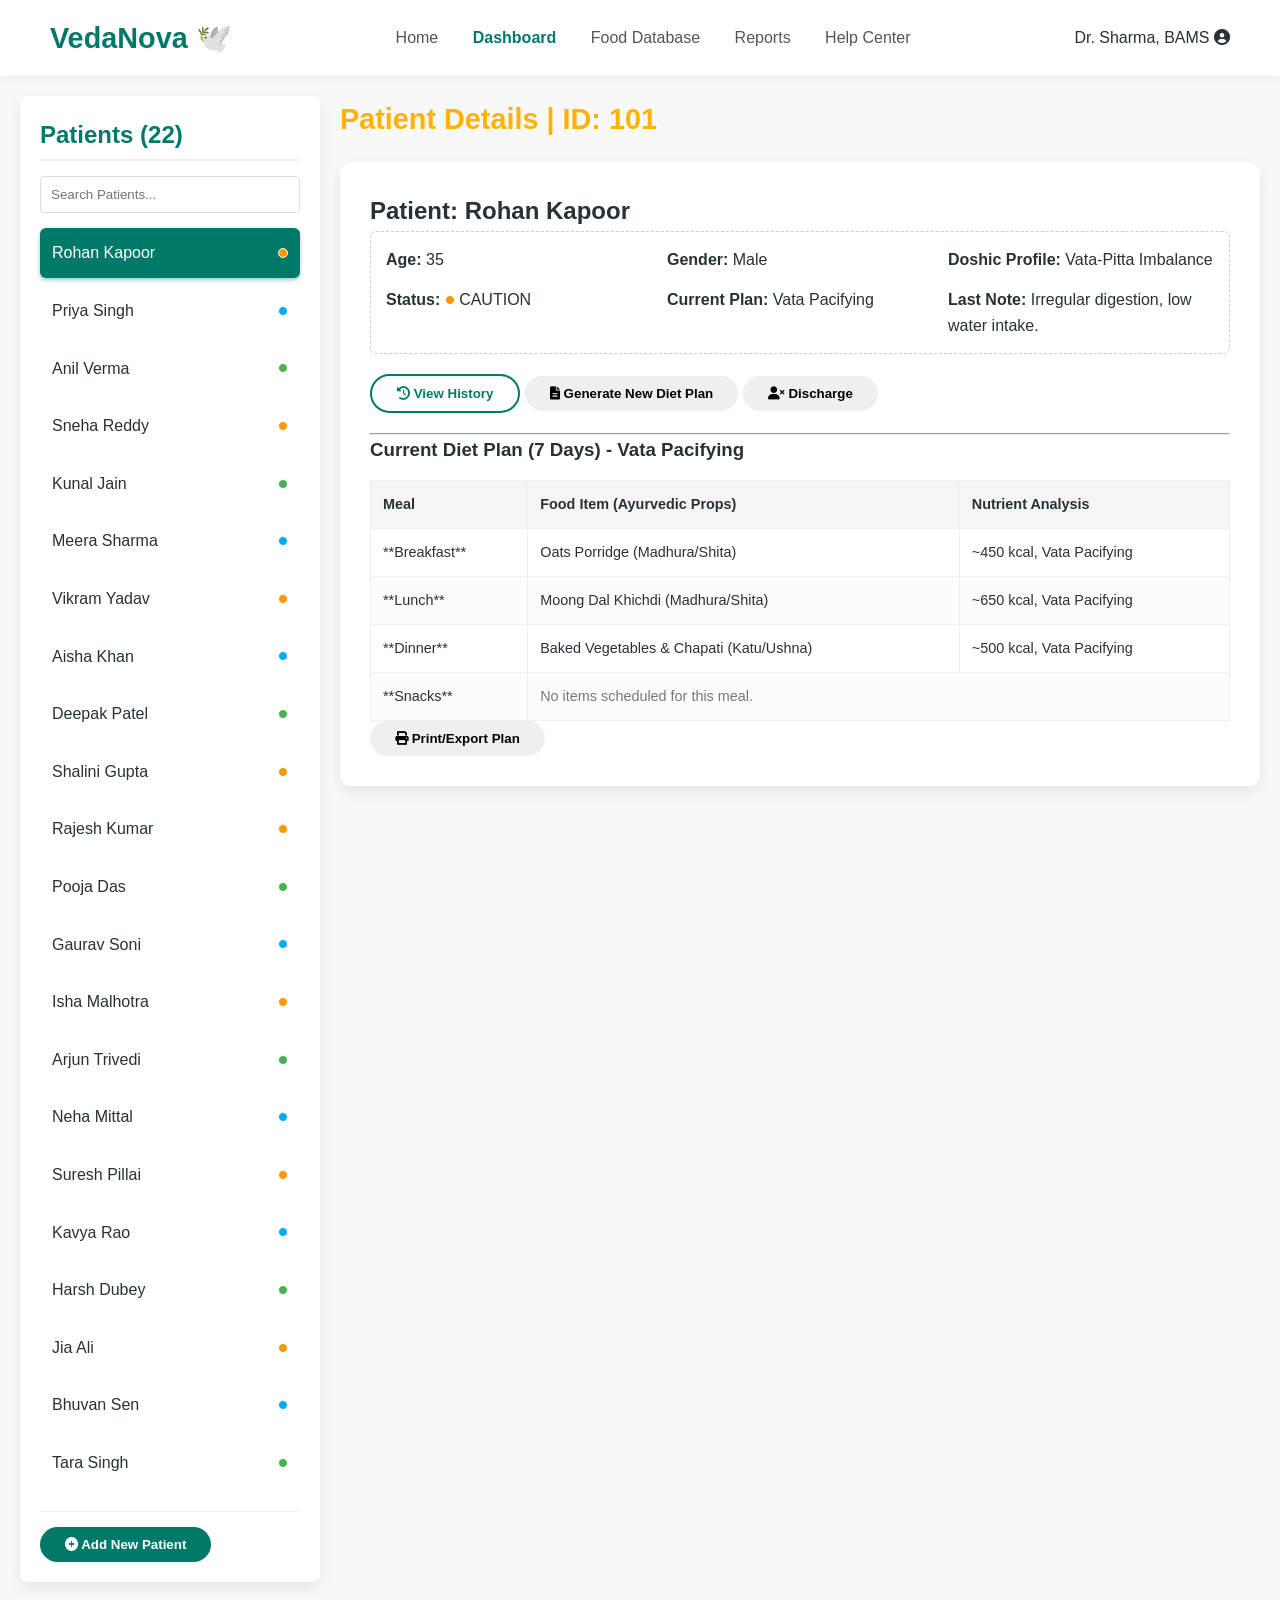
<file: dashboard.html>
<!DOCTYPE html>
<html lang="en">
<head>
    <meta charset="UTF-8">
    <meta name="viewport" content="width=device-width, initial-scale=1.0">
    <title>VedaNova - Dashboard</title>
    <link rel="stylesheet" href="styles.css"> 
    <link rel="stylesheet" href="https://cdnjs.cloudflare.com/ajax/libs/font-awesome/6.0.0-beta3/css/all.min.css">
</head>
<body>

    <header class="header dashboard-header">
        <div class="logo">VedaNova 🕊️</div>
        <nav>
            <a href="index.html">Home</a> 
            <a href="#" class="active">Dashboard</a>
            <a href="#" onclick="openFoodDatabaseModal()">Food Database</a>
            <a href="#" onclick="openReportsModal()">Reports</a>
            <a href="helpus.html">Help Center</a> 
        </nav>
        <div class="user-profile">
            <span>Dr. Sharma, BAMS</span>
            <i class="fas fa-user-circle"></i>
        </div>
    </header>

    <main class="container">
        <aside class="sidebar">
            <h2>Patients (<span id="patientCount">0</span>)</h2>
            <input type="text" placeholder="Search Patients..." class="search-input" oninput="searchPatients(this.value)">
            <ul class="patient-list" id="patientList">
                </ul>
            <button class="btn btn-primary" id="addPatientBtn" onclick="openAddPatientModal()">
                <i class="fas fa-plus-circle"></i> Add New Patient
            </button>
        </aside>

        <section class="content-area">
            <h1 id="content-title">Dashboard Overview</h1>

            <div id="patient-details" class="card hidden">
                <h2>Patient: Rohan Kapoor</h2> 
                <div class="patient-summary">
                    </div>

                <div class="action-buttons">
                    <button class="btn btn-secondary"><i class="fas fa-history"></i> View History</button>
                    <button class="btn btn-success" onclick="openDietPlanModal()"><i class="fas fa-file-alt"></i> Generate New Diet Plan</button>
                    <button class="btn btn-danger"><i class="fas fa-user-times"></i> Discharge</button>
                </div>

                <hr>

                <h3>Current Diet Plan (7 Days) - Vata Pacifying</h3>
                <div class="diet-plan-preview">
                    <table class="diet-table">
                        <thead>
                            <tr>
                                <th>Meal</th>
                                <th>Food Item (Ayurvedic Props)</th>
                                <th>Nutrient Analysis</th>
                            </tr>
                        </thead>
                        <tbody>
                            <tr><td>**Breakfast (7:30 AM)**</td><td>Oats Porridge with Cinnamon</td><td>450 kcal, Low Vata</td></tr>
                            <tr><td>**Lunch (1:00 PM)**</td><td>Moong Dal Khichdi</td><td>650 kcal, Tridoshic</td></tr>
                             <tr><td>**Dinner (7:00 PM)**</td><td>Baked Vegetables & Whole Wheat Chapati</td><td>500 kcal, Pitta Neutral</td></tr>
                        </tbody>
                    </table>
                    <button class="btn btn-print"><i class="fas fa-print"></i> Print/Export Plan</button>
                </div>
            </div>

            <div id="dashboard-view" class="dashboard-grid">
                <div class="card stat-card">
                    <i class="fas fa-users"></i>
                    <h3><span id="overviewPatientCount">0</span></h3>
                    <p>Active Patients</p>
                </div>
                <div class="card stat-card">
                    <i class="fas fa-utensils"></i>
                    <h3>12</h3>
                    <p>Plans Generated Today</p>
                </div>
                <div class="card stat-card">
                    <i class="fas fa-database"></i>
                    <h3>8000+</h3>
                    <p>Food Items in Database</p>
                </div>
            </div>
        </section>
    </main>

    <div id="addPatientModal" class="modal">
        <div class="modal-content" style="max-width: 500px;">
            <span class="close-btn" onclick="closeAddPatientModal()">&times;</span>
            <h2><i class="fas fa-user-plus"></i> Add New Patient Record</h2>
            <form id="addPatientForm">
                <div class="form-group"><label for="pName">Full Name:</label><input type="text" id="pName" placeholder="Rohan Kapoor" required></div>
                <div class="form-group" style="display:flex; gap: 15px;">
                    <div style="flex:1;"><label for="pAge">Age:</label><input type="number" id="pAge" min="1" max="120" value="35" required></div>
                    <div style="flex:1;"><label for="pGender">Gender:</label><select id="pGender"><option>Male</option><option>Female</option><option>Other</option></select></div>
                </div>
                <div class="form-group"><label for="pDoshic">Initial Doshic Profile:</label><select id="pDoshic"><option>Vata-Pitta Imbalance</option><option>Kapha Dominant</option><option>Pitta Dominant</option><option>Tridoshic (Balanced)</option></select></div>
                <div class="form-group"><label for="pSymptoms">Chief Symptoms/History:</label><textarea id="pSymptoms" rows="3" placeholder="Irregular digestion, low energy, occasional anxiety..."></textarea></div>
                <button type="submit" class="btn btn-primary" style="width: 100%;"><i class="fas fa-save"></i> Save New Patient</button>
            </form>
        </div>
    </div>

    <div id="dietPlanModal" class="modal">
        <div class="modal-content" style="max-width: 950px;">
            <span class="close-btn" onclick="closeDietPlanModal()">&times;</span>
            <h2><i class="fas fa-file-alt"></i> Generate Diet Plan for <span id="planPatientName">Rohan Kapoor</span></h2>
            
            <div class="plan-form-container" style="display: flex; gap: 30px; margin-top: 20px;">
                
                <div style="flex: 1; min-width: 300px;">
                    <h3>Plan Settings</h3>
                    <div class="form-group"><label for="planDuration">Duration (Days):</label><input type="number" id="planDuration" value="7" min="1"></div>
                    <div class="form-group"><label for="targetDosha">Target Doshic Action:</label><select id="targetDosha"><option>Vata Pacifying</option><option>Pitta Pacifying</option><option>Kapha Pacifying</option><option>Tridoshic Balance</option></select></div>
                    <div class="form-group"><label for="mealType">Meal to Edit:</label><select id="mealType"><option>Breakfast</option><option>Lunch</option><option>Dinner</option><option>Snacks</option></select></div>
                    
                    <h3 style="margin-top: 20px;">Meal Summary:</h3>
                    <div id="mealSummary" style="background: #e8f5e9; padding: 15px; border-radius: 6px; font-size: 0.9em;">
                        </div>
                </div>

                <div style="flex: 2; border-left: 1px solid #eee; padding-left: 20px;">
                    <h3><i class="fas fa-search"></i> Add Food Item (8000+ Database)</h3>
                    <div class="search-bar" style="display:flex; gap: 10px; margin-bottom: 15px;">
                        <input type="text" id="planFoodSearchInput" placeholder="Search Food, e.g., 'Moong Dal' or 'Katu Rasa'" 
                               oninput="searchPlanFood(this.value)" 
                               style="flex-grow: 1; padding: 10px; border: 1px solid var(--primary-color); border-radius: 4px;">
                    </div>
                    
                    <div class="database-table-container" style="max-height: 250px; overflow-y: auto; border: 1px solid #ddd; border-radius: 4px;">
                        <table class="diet-table" style="margin: 0; width: 100%;">
                            <thead><tr><th style="width: 35%;">Food Item</th><th style="width: 15%;">Rasa</th><th style="width: 15%;">Virya</th><th style="width: 15%;">Calories</th><th style="width: 20%;">Action</th></tr></thead>
                            <tbody id="planFoodResultsBody"><tr><td colspan="5" style="text-align: center; color: #777;">Start typing to search the database.</td></tr></tbody>
                        </table>
                    </div>
                    
                    <hr style="margin: 20px 0 15px 0;">
                    
                    <h3><i class="fas fa-list-alt"></i> Current Meal Items (<span id="previewMealName">Breakfast</span>)</h3>
                    <div id="currentMealItems" style="padding: 15px; background: #f9f9f9; border-radius: 6px; min-height: 50px;">
                        <p style="color: #999;">No items added yet. Add items using the search above.</p>
                    </div>

                </div>
            </div>
            
            <button class="btn btn-primary" style="width: 100%; margin-top: 20px;">
                <i class="fas fa-save"></i> Finalize Plan & Save
            </button>
        </div>
    </div>

    <div id="foodDatabaseModal" class="modal">
        <div class="modal-content" style="max-width: 900px;">
            <span class="close-btn" onclick="closeFoodDatabaseModal()">&times;</span>
            <h2><i class="fas fa-database"></i> VedaNova Food Database (8000+ Items)</h2>
            <p style="color:#555; margin-bottom: 15px;">Search by name, category, or Ayurvedic properties (Rasa, Virya).</p>

            <div class="search-bar" style="display:flex; gap: 10px; margin-bottom: 20px;">
                <input type="text" id="foodSearchInput" placeholder="Search Food, e.g., 'Moong Dal' or 'Katu Rasa'" 
                       oninput="searchFoodDatabase(this.value)" 
                       style="flex-grow: 1; padding: 10px; border: 1px solid #ccc; border-radius: 4px;">
            </div>

            <div class="database-table-container" style="max-height: 400px; overflow-y: auto; border: 1px solid #ddd; border-radius: 4px;">
                <table class="diet-table" id="foodDatabaseTable" style="margin: 0;">
                    <thead><tr><th style="width: 30%;">Food Item</th><th style="width: 15%;">Rasa (Taste)</th><th style="width: 15%;">Virya (Potency)</th><th style="width: 15%;">Vipaka (Post-Digestive)</th><th style="width: 15%;">Calories (per 100g)</th><th style="width: 10%;">Guna</th></tr></thead>
                    <tbody id="foodDatabaseBody"></tbody>
                </table>
            </div>
            <div id="foodCount" style="text-align: right; margin-top: 10px; color: var(--primary-color); font-weight: 600;">Showing 0 items.</div>
        </div>
    </div>

    <div id="reportsModal" class="modal">
        <div class="modal-content" style="max-width: 900px;">
            <span class="close-btn" onclick="closeReportsModal()">&times;</span>
            <h2><i class="fas fa-chart-line"></i> Practice Analytics & Reports</h2>
            <p style="color:#555; margin-bottom: 20px;">Monitor patient outcomes and practice efficiency.</p>

            <div class="dashboard-grid" style="grid-template-columns: repeat(2, 1fr); gap: 20px; margin-bottom: 20px;">
                <div class="card stat-card" style="border-left: 5px solid var(--primary-color);">
                    <h3>Doshic Distribution</h3>
                    <div id="doshaChartData" style="font-size: 1.2em; text-align: left; padding-top: 10px;">
                        <p>Vata Dominant: <strong>35%</strong></p>
                        <p>Pitta Dominant: <strong>30%</strong></p>
                        <p>Kapha Dominant: <strong>25%</strong></p>
                        <p>Tridoshic: <strong>10%</strong></p>
                        <i class="fas fa-chart-pie" style="float: right; font-size: 2em; margin-top: -50px; opacity: 0.6;"></i>
                    </div>
                </div>
                 <div class="card stat-card" style="border-left: 5px solid var(--secondary-color);">
                    <h3>Patient Outcome Summary</h3>
                    <div id="outcomeChartData" style="font-size: 1.2em; text-align: left; padding-top: 10px;">
                        <p>Improved Status: <strong>75%</strong></p>
                        <p>On-Track: <strong>15%</strong></p>
                        <p>Requires Review: <strong>10%</strong></p>
                        <i class="fas fa-percent" style="float: right; font-size: 2em; margin-top: -50px; opacity: 0.6;"></i>
                    </div>
                </div>
            </div>

            <h3 style="color: var(--primary-color); margin-bottom: 10px;">Recent Plan Activity</h3>
            <div class="database-table-container" style="max-height: 200px; overflow-y: auto; border: 1px solid #ddd; border-radius: 4px;">
                <table class="diet-table" style="margin: 0; width: 100%;">
                    <thead><tr><th>Date</th><th>Patient</th><th>Plan Type</th><th>Duration</th></tr></thead>
                    <tbody id="reportsActivityBody">
                        <tr><td>2025-09-26</td><td>Priya Singh</td><td>Kapha Pacifying</td><td>14 Days</td></tr>
                        <tr><td>2025-09-26</td><td>Deepak Patel</td><td>Vata-Kapha Balance</td><td>7 Days</td></tr>
                        <tr><td>2025-09-25</td><td>Shalini Gupta</td><td>Pitta Pacifying</td><td>10 Days</td></tr>
                    </tbody>
                </table>
            </div>

            <button class="btn btn-secondary" style="margin-top: 20px;"><i class="fas fa-download"></i> Export Full Report (PDF)</button>

        </div>
    </div>

    <script src="dashboard-script.js"></script>
</body>
</html>
</file>
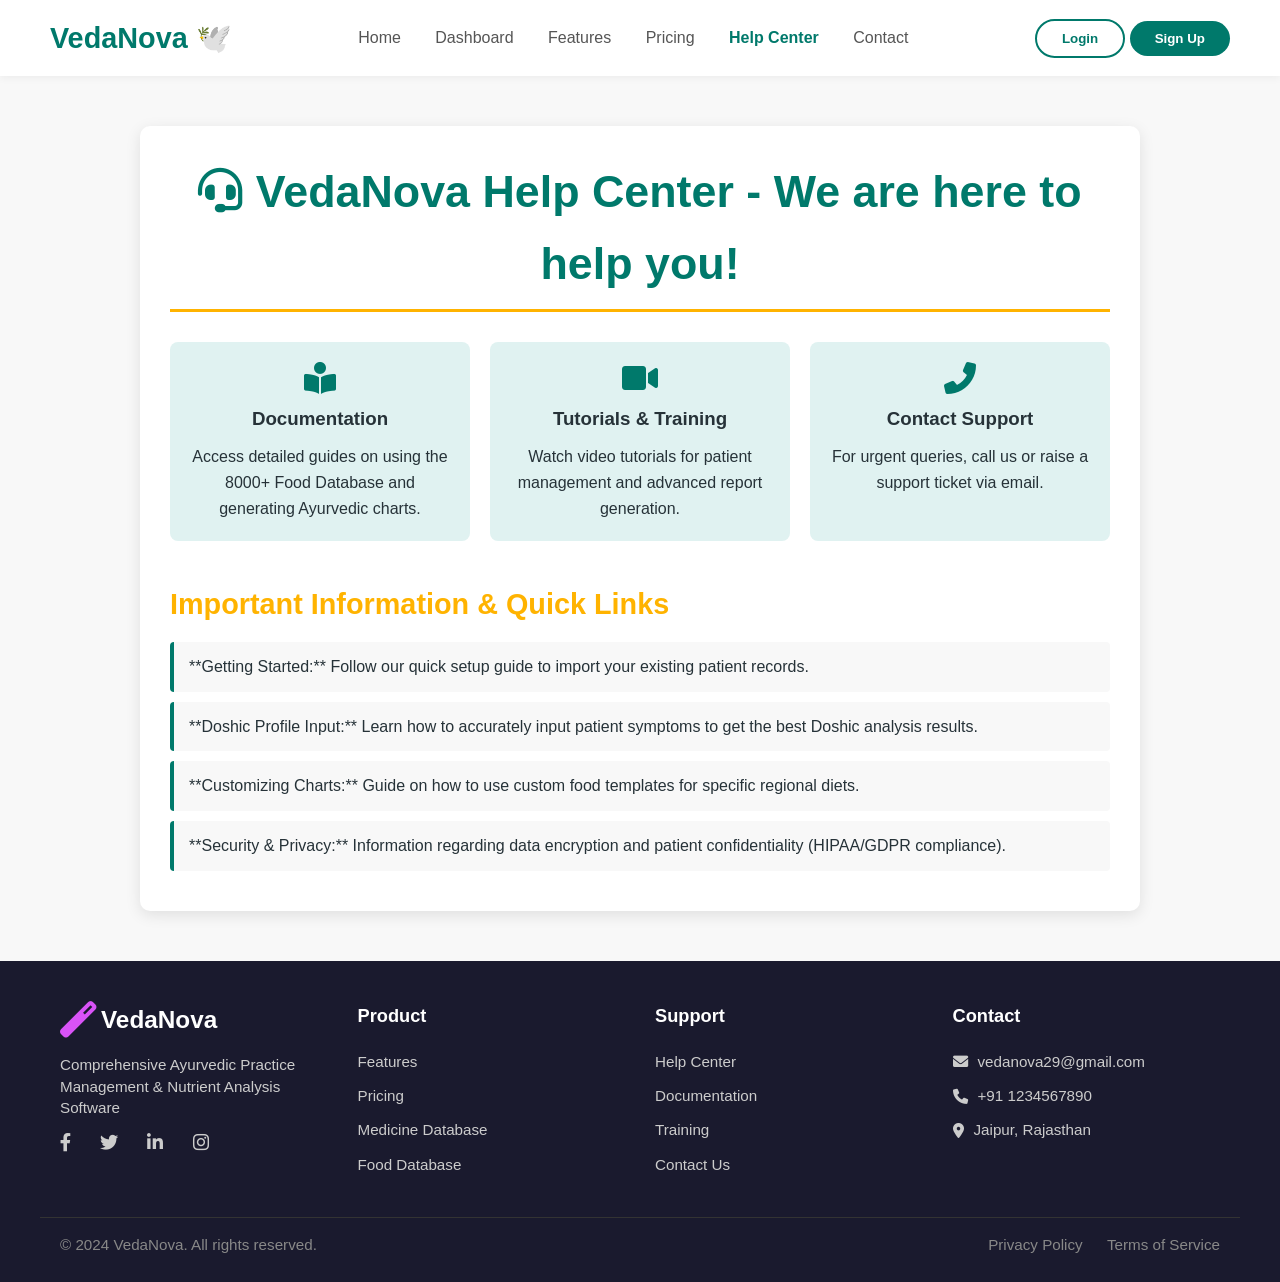
<file: helpus.html>
<!DOCTYPE html>
<html lang="en">
<head>
    <meta charset="UTF-8">
    <meta name="viewport" content="width=device-width, initial-scale=1.0">
    <title>VedaNova - Help Center</title>
    <link rel="stylesheet" href="styles.css"> 
    <link rel="stylesheet" href="https://cdnjs.cloudflare.com/ajax/libs/font-awesome/6.0.0-beta3/css/all.min.css">
    <style>
        .help-container {
            max-width: 1000px;
            margin: 50px auto;
            padding: 30px;
            background: white;
            border-radius: 10px;
            box-shadow: 0 4px 15px rgba(0,0,0,0.1);
        }
        .help-container h1 {
            color: var(--primary-color);
            text-align: center;
            font-size: 2.8em;
            margin-bottom: 20px;
            border-bottom: 3px solid var(--secondary-color);
            padding-bottom: 10px;
        }
        .info-card {
            display: flex;
            gap: 20px;
            margin-top: 30px;
            flex-wrap: wrap;
        }
        .info-item {
            flex: 1;
            min-width: 250px;
            padding: 20px;
            background: #e0f2f1; /* Light primary color background */
            border-radius: 8px;
            text-align: center;
        }
        .info-item i {
            font-size: 2em;
            color: var(--primary-color);
            margin-bottom: 10px;
        }
        .info-item h3 {
            color: var(--text-color);
            margin-bottom: 10px;
        }
        .help-content {
            margin-top: 40px;
        }
        .help-content h2 {
            color: var(--secondary-color);
            margin-bottom: 15px;
            font-size: 1.8em;
        }
        .help-content ul {
            list-style: none;
            padding-left: 0;
        }
        .help-content li {
            background: #f8f8f8;
            padding: 12px 15px;
            border-left: 4px solid var(--primary-color);
            margin-bottom: 10px;
            border-radius: 4px;
        }
    </style>
</head>
<body>

    <header class="header">
        <div class="logo">VedaNova 🕊️</div>
        <nav>
            <a href="index.html">Home</a>
            <a href="dashboard.html">Dashboard</a> 
            <a href="index.html#features">Features</a>
            <a href="pricing.html">Pricing</a>
            <a href="" class="active">Help Center</a> 
            <a href="index.html#contact">Contact</a>
        </nav>
        <div class="auth-buttons">
            <button class="btn btn-secondary" onclick="window.location.href='login.html'">Login</button>
            <button class="btn btn-primary" onclick="window.location.href='signup.html'">Sign Up</button>
        </div>
    </header>

    <main>
        <section class="help-container">
            <h1><i class="fas fa-headset"></i> VedaNova Help Center - We are here to help you!</h1>

            <div class="info-card">
                <div class="info-item">
                    <i class="fas fa-book-reader"></i>
                    <h3>Documentation</h3>
                    <p>Access detailed guides on using the 8000+ Food Database and generating Ayurvedic charts.</p>
                </div>
                <div class="info-item">
                    <i class="fas fa-video"></i>
                    <h3>Tutorials & Training</h3>
                    <p>Watch video tutorials for patient management and advanced report generation.</p>
                </div>
                <div class="info-item">
                    <i class="fas fa-phone-alt"></i>
                    <h3>Contact Support</h3>
                    <p>For urgent queries, call us or raise a support ticket via email.</p>
                </div>
            </div>

            <div class="help-content">
                <h2>Important Information & Quick Links</h2>
                <ul>
                    <li>**Getting Started:** Follow our quick setup guide to import your existing patient records.</li>
                    <li>**Doshic Profile Input:** Learn how to accurately input patient symptoms to get the best Doshic analysis results.</li>
                    <li>**Customizing Charts:** Guide on how to use custom food templates for specific regional diets.</li>
                    <li>**Security & Privacy:** Information regarding data encryption and patient confidentiality (HIPAA/GDPR compliance).</li>
                </ul>
            </div>
        </section>
    </main>

   
    <footer class="detailed-footer">
        <div class="footer-container">
            
            <div class="footer-column footer-branding">
                <div class="footer-logo">
                    <i class="fas fa-magic" style="color:#d953f7; font-size:1.5em; margin-right: 5px;"></i>
                    VedaNova
                </div>
                <p>Comprehensive Ayurvedic Practice Management & Nutrient Analysis Software</p>
                <div class="social-links">
                    <a href="#"><i class="fab fa-facebook-f"></i></a>
                    <a href="#"><i class="fab fa-twitter"></i></a>
                    <a href="#"><i class="fab fa-linkedin-in"></i></a>
                    <a href="#"><i class="fab fa-instagram"></i></a>
                </div>
            </div>

            <div class="footer-column">
                <h3>Product</h3>
                <ul>
                    <li><a href="#features">Features</a></li>
                    <li><a href="pricing.html">Pricing</a></li>
                     <li><a href="#">Medicine Database</a></li>
                    <li><a href="dashboard.html">Food Database</a></li>
                </ul>
            </div>

            <div class="footer-column">
                <h3>Support</h3>
                <ul>
                    <li><a href="helpus.html">Help Center</a></li>
                    <li><a href="#">Documentation </a></li>
                    <li><a href="#">Training</a></li>
                    <li><a href="#contact">Contact Us</a></li>
                </ul>
            </div>

            <div class="footer-column">
                <h3>Contact</h3>
                <p><i class="fas fa-envelope"></i> vedanova29@gmail.com</p>
                <p><i class="fas fa-phone"></i> +91 1234567890 </p>
                <p><i class="fas fa-map-marker-alt"></i> Jaipur, Rajasthan</p>
            </div>

        </div>

        <div class="footer-bottom">
            <p>&copy; 2024 VedaNova. All rights reserved.</p>
            <div>
                <a href="#">Privacy Policy</a>
                <a href="#">Terms of Service</a>
            </div>
        </div>
    </footer>
</body>
</html>
</file>
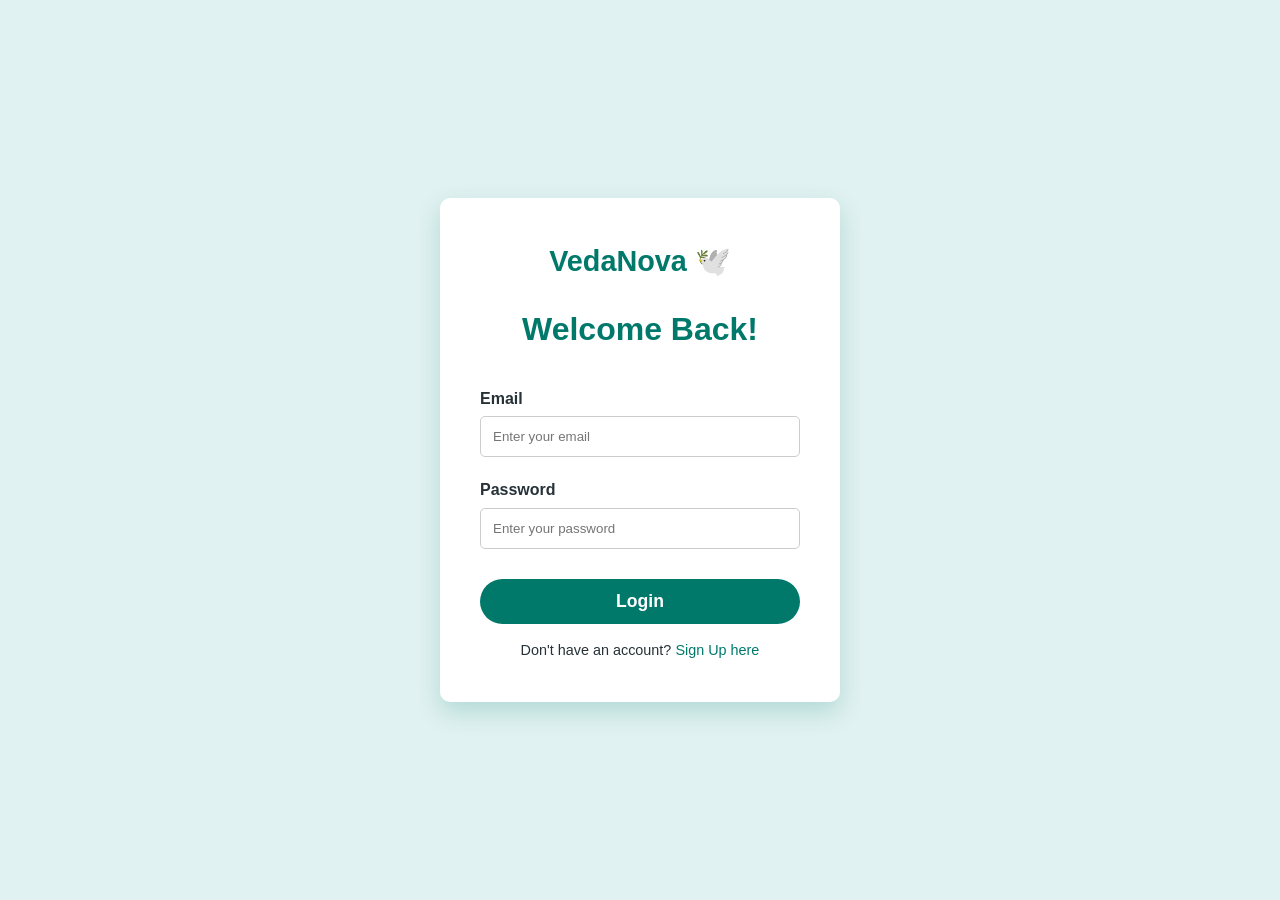
<file: login.html>
<!DOCTYPE html>
<html lang="en">
<head>
    <meta charset="UTF-8">
    <meta name="viewport" content="width=device-width, initial-scale=1.0">
    <title>VedaNova - Login</title>
    <link rel="stylesheet" href="styles.css"> 
    <link rel="stylesheet" href="https://cdnjs.cloudflare.com/ajax/libs/font-awesome/6.0.0-beta3/css/all.min.css">
    <style>
        /* Specific styles for the login/signup page */
        body {
            background-color: #e0f2f1; /* Light background for focus */
            display: flex;
            justify-content: center;
            align-items: center;
            min-height: 100vh;
        }
        .login-container {
            background: white;
            padding: 40px;
            border-radius: 10px;
            box-shadow: 0 10px 25px rgba(0, 121, 107, 0.2);
            width: 100%;
            max-width: 400px;
            text-align: center;
        }
        .login-container h2 {
            color: var(--primary-color);
            margin-bottom: 30px;
            font-size: 2em;
        }
        .form-group {
            margin-bottom: 20px;
            text-align: left;
        }
        .form-group label {
            display: block;
            margin-bottom: 5px;
            font-weight: 600;
        }
        .form-group input {
            width: 100%;
            padding: 12px;
            border: 1px solid #ccc;
            border-radius: 5px;
            transition: border-color 0.3s;
        }
        .form-group input:focus {
            border-color: var(--primary-color);
            outline: none;
        }
        .login-container .btn-primary {
            width: 100%;
            padding: 12px;
            font-size: 1.1em;
            margin-top: 10px;
        }
        .switch-link {
            margin-top: 15px;
            font-size: 0.9em;
        }
    </style>
</head>
<body>

    <div class="login-container">
        <div class="logo" style="margin-bottom: 20px;">VedaNova 🕊️</div>
        <h2>Welcome Back!</h2>
        <form action="dashboard.html" method="GET">
            <div class="form-group">
                <label for="email">Email</label>
                <input type="email" id="email" name="email" required placeholder="Enter your email">
            </div>
            <div class="form-group">
                <label for="password">Password</label>
                <input type="password" id="password" name="password" required placeholder="Enter your password">
            </div>
            <button type="submit" class="btn btn-primary">Login</button>
        </form>
        <div class="switch-link">
            Don't have an account? <a href="signup.html" style="color: var(--primary-color); text-decoration: none;">Sign Up here</a>
        </div>
    </div>

</body>
</html>
</file>
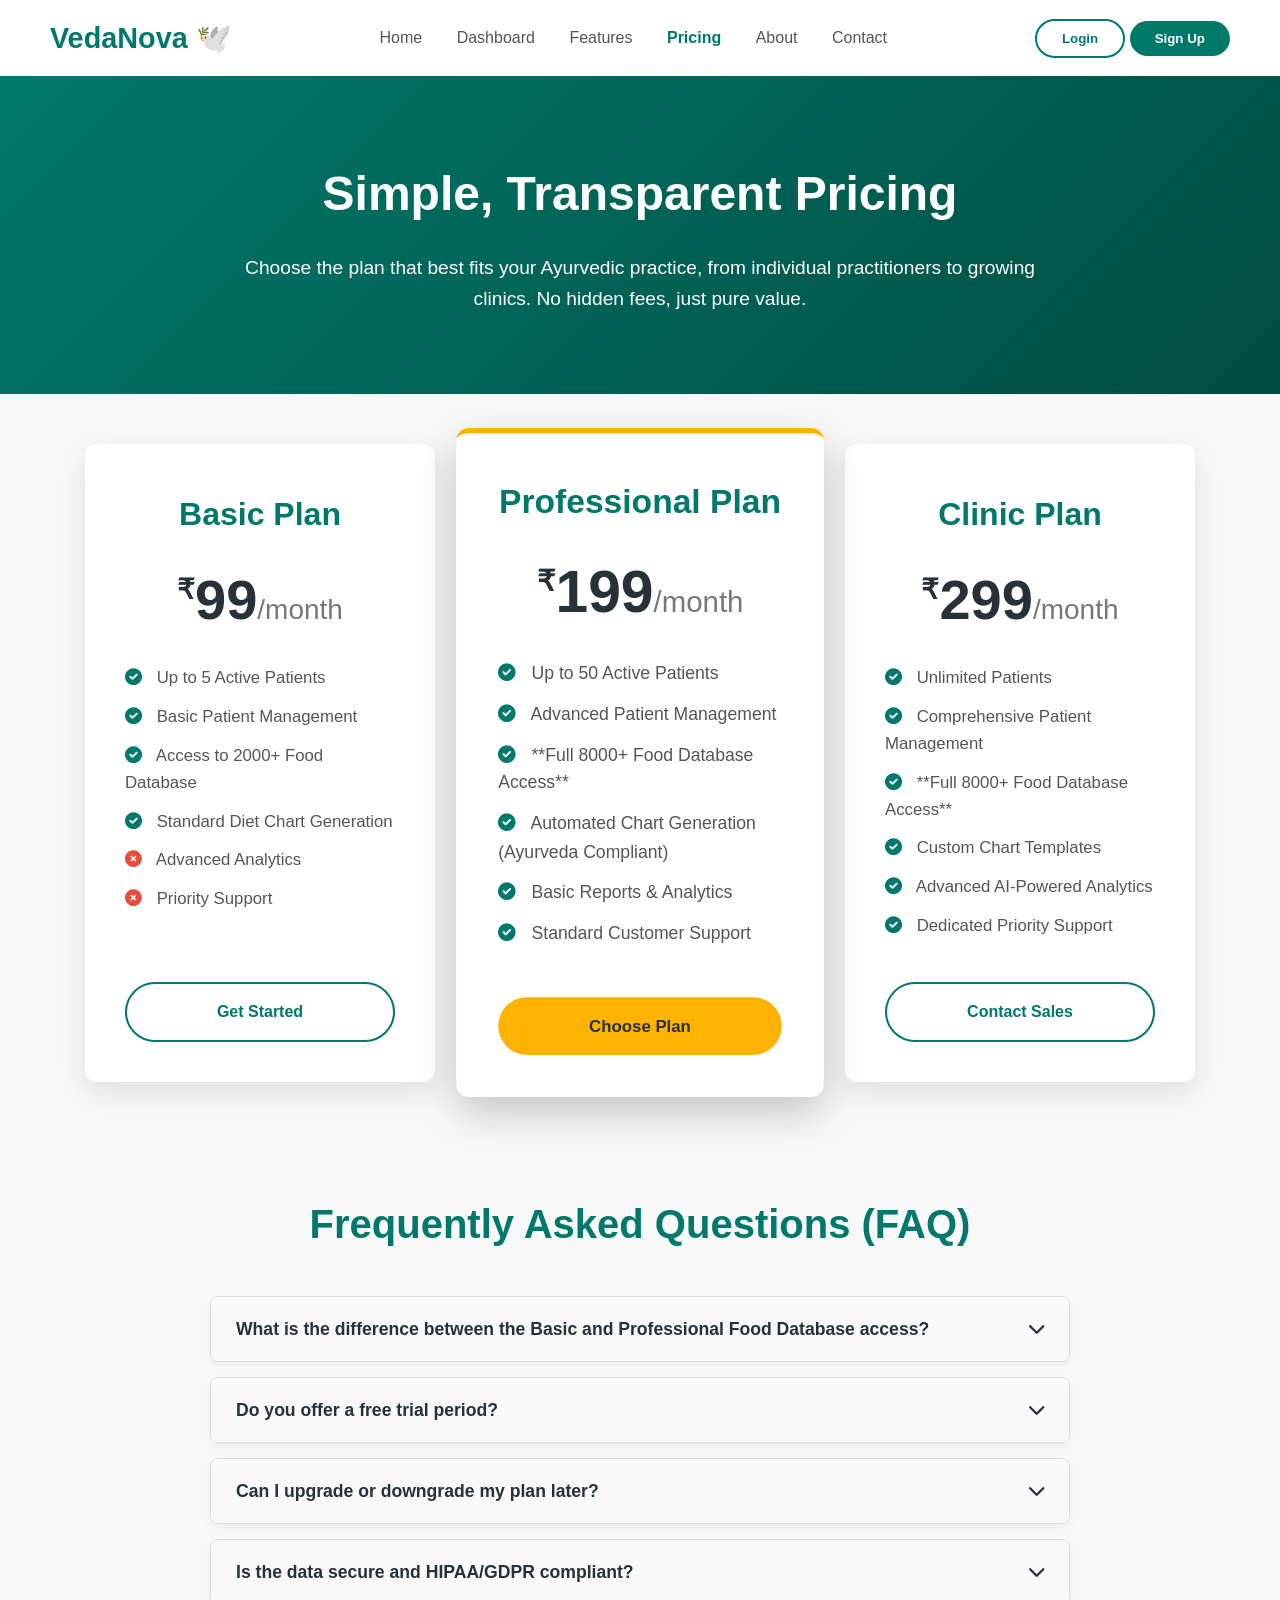
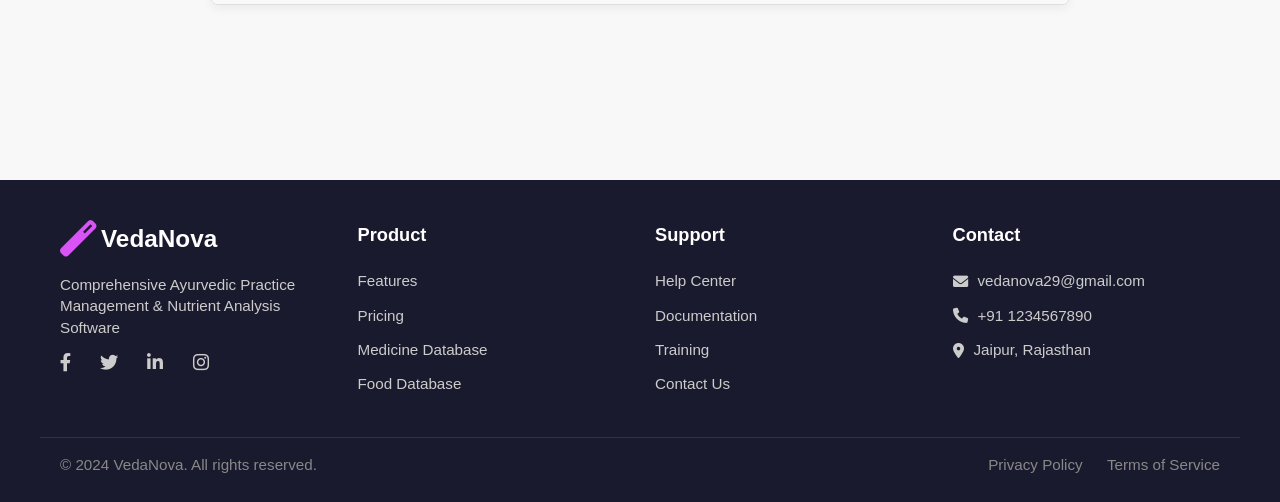
<file: pricing.html>
<!DOCTYPE html>
<html lang="en">

<head>
    <meta charset="UTF-8">
    <meta name="viewport" content="width=device-width, initial-scale=1.0">
    <title>VedaNova - Pricing</title>
    <link rel="stylesheet" href="styles.css">
    <link rel="stylesheet" href="https://cdnjs.cloudflare.com/ajax/libs/font-awesome/6.0.0-beta3/css/all.min.css">
    <style>
        .pricing-hero {
            background: linear-gradient(135deg, var(--primary-color) 0%, #004d40 100%);
            color: white;
            text-align: center;
            padding: 80px 20px;
            margin-bottom: 50px;
        }

        .pricing-hero h1 {
            font-size: 3em;
            margin-bottom: 20px;
        }

        .pricing-hero p {
            font-size: 1.2em;
            max-width: 800px;
            margin: 0 auto;
        }

        .pricing-container {
            display: flex;
            justify-content: center;
            gap: 30px;
            flex-wrap: wrap;
            padding: 0 20px;
            max-width: 1200px;
            margin: 0 auto 80px auto;
        }

        .price-card {
            background: white;
            border-radius: 12px;
            box-shadow: 0 10px 30px rgba(0, 0, 0, 0.1);
            padding: 40px;
            text-align: center;
            width: 350px;
            transition: transform 0.3s ease, box-shadow 0.3s ease;
            border-top: 5px solid transparent;
            display: flex;
            flex-direction: column;
        }

        .price-card:hover {
            transform: translateY(-10px);
            box-shadow: 0 15px 40px rgba(0, 0, 0, 0.15);
        }

        .price-card.featured {
            border-top-color: var(--secondary-color);
            transform: scale(1.05);
            box-shadow: 0 15px 40px rgba(0, 0, 0, 0.2);
        }

        .price-card h3 {
            font-size: 2em;
            color: var(--primary-color);
            margin-bottom: 15px;
        }

        .price-card .price {
            font-size: 3.5em;
            font-weight: bold;
            color: var(--text-color);
            margin-bottom: 20px;
        }

        .price-card .price sup {
            font-size: 0.5em;
            vertical-align: super;
        }

        .price-card .price span {
            font-size: 0.5em;
            font-weight: normal;
            color: #777;
        }

        .price-card ul {
            list-style: none;
            text-align: left;
            margin-bottom: 30px;
            flex-grow: 1;
            /* Allows list to take up available space */
        }

        .price-card ul li {
            margin-bottom: 12px;
            color: #555;
            font-size: 1.05em;
        }

        .price-card ul li i {
            color: var(--primary-color);
            margin-right: 10px;
        }

        .price-card .btn {
            margin-top: auto;
            /* Pushes button to the bottom */
            width: 100%;
            padding: 15px 25px;
        }

        .price-card.featured .btn-primary {
            background-color: var(--secondary-color);
            color: var(--text-color);
        }

        .price-card.featured .btn-primary:hover {
            background-color: #ffc107;
        }


        @media (max-width: 768px) {
            .pricing-container {
                flex-direction: column;
                align-items: center;
            }

            .price-card {
                width: 90%;
                max-width: 400px;
            }
        }

        /* (Rest of the internal styles for pricing cards remain the same) */

        /* FAQ Section Styles */
        .faq-section {
            max-width: 900px;
            margin: 80px auto;
            padding: 0 20px;
        }

        .faq-section h2 {
            text-align: center;
            font-size: 2.5em;
            color: var(--primary-color);
            margin-bottom: 40px;
        }

        .faq-item {
            border: 1px solid #ddd;
            border-radius: 8px;
            margin-bottom: 15px;
            overflow: hidden;
            box-shadow: 0 4px 10px rgba(0, 0, 0, 0.05);
        }

        .faq-question {
            background-color: #f9f9f9;
            padding: 18px 25px;
            font-size: 1.1em;
            font-weight: 600;
            cursor: pointer;
            display: flex;
            justify-content: space-between;
            align-items: center;
            color: var(--text-color);
            transition: background-color 0.3s;
        }

        .faq-question:hover {
            background-color: #f0f0f0;
        }

        .faq-answer {
            padding: 0 25px;
            background-color: white;
            max-height: 0;
            overflow: hidden;
            transition: max-height 0.4s ease-out, padding 0.4s ease-out;
            color: #555;
            line-height: 1.6;
        }

        .faq-answer p {
            padding: 15px 0;
        }

        .faq-question i {
            transition: transform 0.3s;
        }

        .faq-item.active .faq-question i {
            transform: rotate(180deg);
        }

        .faq-item.active .faq-answer {
            max-height: 200px;
            /* Sufficient height for smooth transition */
            padding: 15px 25px;
        }
    </style>
</head>

<body>

    <header class="header">
        <div class="logo">VedaNova 🕊️</div>
        <nav>
            <a href="index.html">Home</a>
            <a href="dashboard.html">Dashboard</a>
            <a href="index.html#features">Features</a>
            <a href="#" class="active">Pricing</a> <a href="index.html#about">About</a>
            <a href="index.html#contact">Contact</a>
        </nav>
        <div class="auth-buttons">
            <button class="btn btn-secondary" onclick="window.location.href='login.html'">Login</button>
            <button class="btn btn-primary" onclick="window.location.href='signup.html'">Sign Up</button>
        </div>
    </header>

    <main>
        <section class="pricing-hero">
            <h1>Simple, Transparent Pricing</h1>
            <p>Choose the plan that best fits your Ayurvedic practice, from individual practitioners to growing clinics.
                No hidden fees, just pure value.</p>
        </section>

        <section class="pricing-container">
            <div class="price-card">
                <h3>Basic Plan</h3>
                <div class="price"><sup>₹</sup>99<span>/month</span></div>
                <ul>
                    <li><i class="fas fa-check-circle"></i> Up to 5 Active Patients</li>
                    <li><i class="fas fa-check-circle"></i> Basic Patient Management</li>
                    <li><i class="fas fa-check-circle"></i> Access to 2000+ Food Database</li>
                    <li><i class="fas fa-check-circle"></i> Standard Diet Chart Generation</li>
                    <li><i class="fas fa-times-circle" style="color:#e74c3c;"></i> Advanced Analytics</li>
                    <li><i class="fas fa-times-circle" style="color:#e74c3c;"></i> Priority Support</li>
                </ul>
                <a href="signup.html" class="btn btn-secondary">Get Started</a>
            </div>

            <div class="price-card featured">
                <h3>Professional Plan</h3>
                <div class="price"><sup>₹</sup>199<span>/month</span></div>
                <ul>
                    <li><i class="fas fa-check-circle"></i> Up to 50 Active Patients</li>
                    <li><i class="fas fa-check-circle"></i> Advanced Patient Management</li>
                    <li><i class="fas fa-check-circle"></i> **Full 8000+ Food Database Access**</li>
                    <li><i class="fas fa-check-circle"></i> Automated Chart Generation (Ayurveda Compliant)</li>
                    <li><i class="fas fa-check-circle"></i> Basic Reports & Analytics</li>
                    <li><i class="fas fa-check-circle"></i> Standard Customer Support</li>
                </ul>
                <a href="signup.html" class="btn btn-primary">Choose Plan</a>
            </div>

            <div class="price-card">
                <h3>Clinic Plan</h3>
                <div class="price"><sup>₹</sup>299<span>/month</span></div>
                <ul>
                    <li><i class="fas fa-check-circle"></i> Unlimited Patients</li>
                    <li><i class="fas fa-check-circle"></i> Comprehensive Patient Management</li>
                    <li><i class="fas fa-check-circle"></i> **Full 8000+ Food Database Access**</li>
                    <li><i class="fas fa-check-circle"></i> Custom Chart Templates</li>
                    <li><i class="fas fa-check-circle"></i> Advanced AI-Powered Analytics</li>
                    <li><i class="fas fa-check-circle"></i> Dedicated Priority Support</li>
                </ul>
                <a href="signup.html" class="btn btn-secondary">Contact Sales</a>
            </div>
            <section class="faq-section">
                <h2>Frequently Asked Questions (FAQ)</h2>

                <div class="faq-item">
                    <div class="faq-question">
                        What is the difference between the Basic and Professional Food Database access?
                        <i class="fas fa-chevron-down"></i>
                    </div>
                    <div class="faq-answer">
                        <p>The **Basic Plan** includes a curated list of ~2000 common Indian and Ayurvedic foods. The
                            **Professional and Clinic Plans** unlock the full **8000+ database**, which includes global
                            foods, rare herbs, and extensive macro/micro and detailed Guna/Virya/Vipaka analysis.</p>
                    </div>
                </div>

                <div class="faq-item">
                    <div class="faq-question">
                        Do you offer a free trial period?
                        <i class="fas fa-chevron-down"></i>
                    </div>
                    <div class="faq-answer">
                        <p>Yes, we offer a 14-day free trial on our **Professional Plan**. You can sign up via the 'Sign
                            Up' button to explore all the features, including the 8000+ database, risk-free.</p>
                    </div>
                </div>

                <div class="faq-item">
                    <div class="faq-question">
                        Can I upgrade or downgrade my plan later?
                        <i class="fas fa-chevron-down"></i>
                    </div>
                    <div class="faq-answer">
                        <p>Absolutely. You can change your subscription plan at any time directly from your dashboard's
                            billing section. Upgrades are immediate, and downgrades take effect at the start of your
                            next billing cycle.</p>
                    </div>
                </div>

                <div class="faq-item">
                    <div class="faq-question">
                        Is the data secure and HIPAA/GDPR compliant?
                        <i class="fas fa-chevron-down"></i>
                    </div>
                    <div class="faq-answer">
                        <p>VedaNova uses industry-leading encryption and security protocols. We adhere to all major data
                            protection regulations to ensure patient privacy and compliance in your practice.</p>
                    </div>
                </div>



            </section>
    </main>

    <footer class="detailed-footer">
        <div class="footer-container">

            <div class="footer-column footer-branding">
                <div class="footer-logo">
                    <i class="fas fa-magic" style="color:#d953f7; font-size:1.5em; margin-right: 5px;"></i>
                    VedaNova
                </div>
                <p>Comprehensive Ayurvedic Practice Management & Nutrient Analysis Software</p>
                <div class="social-links">
                    <a href="#"><i class="fab fa-facebook-f"></i></a>
                    <a href="#"><i class="fab fa-twitter"></i></a>
                    <a href="#"><i class="fab fa-linkedin-in"></i></a>
                    <a href="#"><i class="fab fa-instagram"></i></a>
                </div>
            </div>

            <div class="footer-column">
                <h3>Product</h3>
                <ul>
                    <li><a href="index.html#features">Features</a></li>
                    <li><a href="#">Pricing</a></li>
                    <li><a href="#">Medicine Database</a></li>
                    <li><a href="#">Food Database</a></li>
                </ul>
            </div>

            <div class="footer-column">
                <h3>Support</h3>
                <ul>
                    <li><a href="#">Help Center</a></li>
                    <li><a href="#">Documentation</a></li>
                    <li><a href="#">Training</a></li>
                    <li><a href="#">Contact Us</a></li>
                </ul>
            </div>

            <div class="footer-column">
                <h3>Contact</h3>
                <p><i class="fas fa-envelope"></i> vedanova29@gmail.com</p>
                <p><i class="fas fa-phone"></i> +91 1234567890</p>
                <p><i class="fas fa-map-marker-alt"></i> Jaipur, Rajasthan</p>
            </div>

        </div>

        <div class="footer-bottom">
            <p>&copy; 2024 VedaNova. All rights reserved.</p>
            <div>
                <a href="#">Privacy Policy</a>
                <a href="#">Terms of Service</a>
            </div>
        </div>
    </footer>
    <script>
        document.addEventListener('DOMContentLoaded', () => {
            const faqItems = document.querySelectorAll('.faq-item');

            faqItems.forEach(item => {
                const question = item.querySelector('.faq-question');
                question.addEventListener('click', () => {
                    // Close all other active items
                    faqItems.forEach(i => {
                        if (i !== item && i.classList.contains('active')) {
                            i.classList.remove('active');
                        }
                    });

                    // Toggle the current item
                    item.classList.toggle('active');
                });
            });

            // Mock function required for Food Database link in footer
            window.openFoodDatabaseModal = function () {
                alert('Food Database link clicked. This would open the 8000+ Database modal on the Dashboard page.');
                // Note: Since this is pricing.html, we just show an alert. 
                // On dashboard.html, this function would open the modal.
            };

        });
    </script>

</body>

</html>
</file>
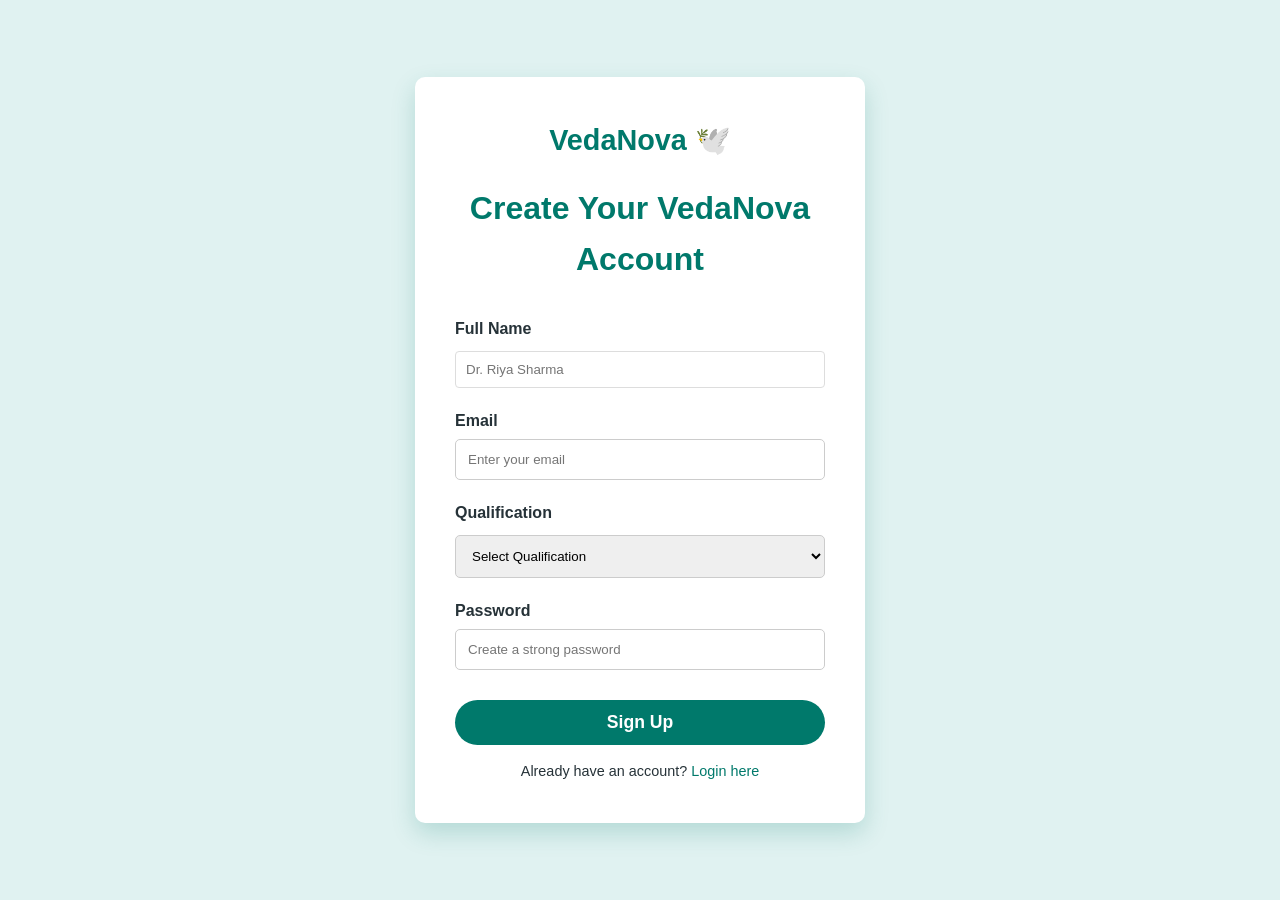
<file: signup.html>
<!DOCTYPE html>
<html lang="en">
<head>
    <meta charset="UTF-8">
    <meta name="viewport" content="width=device-width, initial-scale=1.0">
    <title>VedaNova - Sign Up</title>
    <link rel="stylesheet" href="styles.css"> 
    <link rel="stylesheet" href="https://cdnjs.cloudflare.com/ajax/libs/font-awesome/6.0.0-beta3/css/all.min.css">
    <style>
        /* Specific styles for the login/signup page - copy from login.html for consistency */
        body {
            background-color: #e0f2f1;
            display: flex;
            justify-content: center;
            align-items: center;
            min-height: 100vh;
        }
        .login-container {
            background: white;
            padding: 40px;
            border-radius: 10px;
            box-shadow: 0 10px 25px rgba(0, 121, 107, 0.2);
            width: 100%;
            max-width: 450px; /* Slightly wider for more fields */
            text-align: center;
        }
        .login-container h2 {
            color: var(--primary-color);
            margin-bottom: 30px;
            font-size: 2em;
        }
        .form-group {
            margin-bottom: 20px;
            text-align: left;
        }
        .form-group label {
            display: block;
            margin-bottom: 5px;
            font-weight: 600;
        }
        .form-group input, .form-group select {
            width: 100%;
            padding: 12px;
            border: 1px solid #ccc;
            border-radius: 5px;
            transition: border-color 0.3s;
        }
        .form-group input:focus, .form-group select:focus {
            border-color: var(--primary-color);
            outline: none;
        }
        .login-container .btn-primary {
            width: 100%;
            padding: 12px;
            font-size: 1.1em;
            margin-top: 10px;
        }
        .switch-link {
            margin-top: 15px;
            font-size: 0.9em;
        }
    </style>
</head>
<body>

    <div class="login-container">
        <div class="logo" style="margin-bottom: 20px;">VedaNova 🕊️</div>
        <h2>Create Your VedaNova Account</h2>
        <form action="dashboard.html" method="POST">
             <div class="form-group">
                <label for="name">Full Name</label>
                <input type="text" id="name" name="name" required placeholder="Dr. Riya Sharma">
            </div>
            <div class="form-group">
                <label for="email">Email</label>
                <input type="email" id="email" name="email" required placeholder="Enter your email">
            </div>
            <div class="form-group">
                <label for="qualification">Qualification</label>
                <select id="qualification" name="qualification" required>
                    <option value="">Select Qualification</option>
                    <option value="BAMS">BAMS</option>
                    <option value="MD_Ayurveda">MD (Ayurveda)</option>
                    <option value="MSc_Nutrition">M.Sc. Nutrition (Ayurveda Specialization)</option>
                    <option value="other">Other Ayurvedic Practitioner</option>
                </select>
            </div>
            <div class="form-group">
                <label for="password">Password</label>
                <input type="password" id="password" name="password" required placeholder="Create a strong password">
            </div>
            <button type="submit" class="btn btn-primary">Sign Up</button>
        </form>
        <div class="switch-link">
            Already have an account? <a href="login.html" style="color: var(--primary-color); text-decoration: none;">Login here</a>
        </div>
    </div>

</body>
</html>
</file>
<file: styles.css>
/* General Reset and Base Styles (Global) */
:root {
    --primary-color: #00796B;
    /* Teal/Forest Green - Sophisticated Ayurveda */
    --secondary-color: #FFB300;
    /* Amber/Gold - Accent/Vibrant */
    --background-color: #f8f8f8;
    --card-color: #ffffff;
    --text-color: #263238;
    /* Dark Slate */
    --footer-bg: #1a1a2e;
    /* Dark Navy for Footer */
    --footer-text: #f0f0f0;
    --shadow: 0 6px 15px rgba(0, 0, 0, 0.08);
}

* {
    box-sizing: border-box;
    margin: 0;
    padding: 0;
    font-family: 'Segoe UI', Tahoma, Geneva, Verdana, sans-serif;
}

body {
    background-color: var(--background-color);
    color: var(--text-color);
    line-height: 1.6;
}

/* --- Header & Navigation (Global) --- */
.header {
    display: flex;
    justify-content: space-between;
    align-items: center;
    padding: 15px 50px;
    background-color: var(--card-color);
    box-shadow: 0 2px 8px rgba(0, 0, 0, 0.05);
}

.logo {
    font-size: 1.8em;
    font-weight: 900;
    color: var(--primary-color);
}

.header nav a {
    margin: 0 15px;
    text-decoration: none;
    color: #555;
    font-weight: 500;
    transition: color 0.2s;
}

.header nav a:hover,
.header nav a.active {
    color: var(--primary-color);
    font-weight: 600;
}

/* --- Buttons (Global) --- */
.btn {
    padding: 10px 25px;
    border: none;
    border-radius: 50px;
    cursor: pointer;
    font-weight: bold;
    transition: all 0.3s ease;
    text-decoration: none;
    display: inline-block;
}

.btn-primary {
    background-color: var(--primary-color);
    color: white;
}

.btn-primary:hover {
    background-color: #004d40;
    transform: translateY(-2px);
}

.btn-secondary {
    background-color: transparent;
    border: 2px solid var(--primary-color);
    color: var(--primary-color);
}

.btn-secondary:hover {
    background-color: var(--primary-color);
    color: white;
}

.btn-large {
    padding: 14px 25px;
    font-size: 1.1em;
    margin-right: 15px;
    display: flex;
    align-items: center;
}

.btn-large i {
    margin-right: 8px;
}

/* --- Home Page Specific Styles (index.html) --- */
.hero-section {
    max-width: 1400px;
    margin: 40px auto;
    padding: 60px 50px;
    display: flex;
    align-items: center;
    justify-content: space-between;
    background: linear-gradient(135deg, #e0f2f1 0%, #ffffff 100%);
    border-radius: 12px;
    overflow: hidden;
}

.hero-content {
    flex: 1;
    max-width: 60%;
}

.hero-content h1 {
    font-size: 3.2em;
    margin-bottom: 20px;
    color: var(--primary-color);
    line-height: 1.2;
}

.hero-content p {
    font-size: 1.4em;
    color: #555;
    margin-bottom: 40px;
}

.hero-actions {
    display: flex;
    gap: 15px;
}

.hero-image-mock {
    flex: 1;
    display: flex;
    flex-direction: column;
    align-items: center;
    justify-content: center;
    position: relative;
    max-width: 40%;
}

.icon-large {
    font-size: 10em;
    color: var(--secondary-color);
    opacity: 0.2;
    transform: rotate(-15deg);
}

.mock-card {
    position: absolute;
    background-color: var(--card-color);
    padding: 15px 25px;
    border-radius: 8px;
    box-shadow: var(--shadow);
    font-weight: 600;
    white-space: nowrap;
    animation: pulse 2s infinite ease-in-out;
}

.mock-card:nth-child(2) {
    top: 20px;
    left: 10%;
    border-left: 5px solid var(--primary-color);
}

.mock-card-small {
    bottom: 40px;
    right: 5%;
    font-size: 0.9em;
    opacity: 0.8;
    background-color: #fff8e1;
    border-bottom: 3px solid var(--secondary-color);
    animation: slideIn 1s ease-out;
}

/* Home Page Sections */
.problem-statement,
.features-section {
    max-width: 1200px;
    margin: 80px auto;
    padding: 0 20px;
    text-align: center;
}

.problem-statement h2,
.features-section h2 {
    font-size: 2.5em;
    color: var(--text-color);
    margin-bottom: 40px;
}

.problem-grid {
    display: flex;
    gap: 30px;
    text-align: left;
}

.problem-item {
    background: var(--card-color);
    padding: 30px;
    border-radius: 10px;
    box-shadow: var(--shadow);
    flex: 1;
    transition: transform 0.3s;
}

.problem-item:hover {
    transform: translateY(-5px);
    box-shadow: 0 10px 20px rgba(0, 0, 0, 0.1);
}

.problem-item i {
    font-size: 2em;
    color: var(--secondary-color);
    margin-bottom: 15px;
}

.problem-item h3 {
    color: var(--primary-color);
    margin-bottom: 10px;
}

.feature-grid {
    display: grid;
    grid-template-columns: repeat(4, 1fr);
    gap: 20px;
}

.feature-card {
    background: var(--card-color);
    padding: 25px;
    border-radius: 10px;
    box-shadow: 0 3px 10px rgba(0, 0, 0, 0.05);
    border-top: 4px solid var(--primary-color);
    text-align: center;
    transition: background-color 0.3s;
}

.feature-card:hover {
    background-color: #e0f2f1;
}

.feature-card i {
    font-size: 2.5em;
    color: var(--primary-color);
    margin-bottom: 15px;
}

.cta-section {
    text-align: center;
    padding: 60px 20px;
    margin: 80px 0;
    background-color: var(--primary-color);
    color: white;
}

.cta-section h2 {
    margin-bottom: 30px;
    font-size: 2.2em;
}

.cta-button {
    background-color: var(--secondary-color);
    color: var(--text-color);
    border: none;
}

.cta-button:hover {
    background-color: #ffc107;
    transform: scale(1.05);
}

/* Keyframe Animations (Home Page) */
@keyframes fadeIn {
    from {
        opacity: 0;
        transform: translateY(20px);
    }

    to {
        opacity: 1;
        transform: translateY(0);
    }
}

.animate-text {
    animation: fadeIn 1s ease-out forwards;
    opacity: 0;
}

.delay-1 {
    animation-delay: 0.3s;
}

.delay-2 {
    animation-delay: 0.6s;
}

.animate-in {
    animation: fadeIn 1s ease-out 0.8s forwards;
    opacity: 0;
}

@keyframes pulse {
    0% {
        transform: scale(1);
    }

    50% {
        transform: scale(1.03);
    }

    100% {
        transform: scale(1);
    }
}

/* --- NEW: Philosophy Section Styles --- */
.philosophy-section {
    max-width: 1200px;
    margin: 100px auto;
    padding: 0 20px;
    display: flex;
    align-items: center;
    gap: 50px;
    text-align: left;
}

.philosophy-content {
    flex: 1;
    max-width: 55%;
}

.philosophy-content h2 {
    font-size: 2.5em;
    color: var(--primary-color);
    margin-bottom: 15px;
}

.philosophy-content h3 {
    font-size: 1.8em;
    color: var(--text-color);
    margin-bottom: 25px;
    line-height: 1.3;
}

.philosophy-content p {
    font-size: 1.1em;
    color: #444;
    line-height: 1.7;
}

.philosophy-image {
    flex: 1;
    max-width: 45%;
    display: flex;
    justify-content: center;
    align-items: center;
}

.philosophy-image img {
    max-width: 100%;
    height: auto;
    border-radius: 12px;
    box-shadow: var(--shadow);
    transition: transform 0.5s ease;
}

.animate-image {
    animation: scaleIn 1s ease-out forwards;
    transform: scale(0.9);
    opacity: 0;
}

@keyframes scaleIn {
    to {
        transform: scale(1);
        opacity: 1;
    }
}


/* --- DETAILED FOOTER STYLES (Global) --- */
.detailed-footer {
    background-color: var(--footer-bg);
    color: var(--footer-text);
    padding: 40px 0 10px 0;
    font-size: 0.95em;
}

.footer-container {
    max-width: 1200px;
    margin: 0 auto;
    padding: 0 20px 30px 20px;
    display: flex;
    justify-content: space-between;
    gap: 30px;
    border-bottom: 1px solid #333;
}

.footer-column {
    flex: 1;
    min-width: 180px;
}

.footer-branding {
    max-width: 300px;
}

.footer-logo {
    font-size: 1.6em;
    font-weight: bold;
    color: white;
    margin-bottom: 15px;
    display: flex;
    align-items: center;
}

.footer-branding p {
    margin-bottom: 20px;
    line-height: 1.4;
    color: #ccc;
}

.footer-column h3 {
    font-size: 1.2em;
    margin-bottom: 20px;
    color: white;
}

.footer-column ul {
    list-style: none;
}

.footer-column ul li {
    margin-bottom: 10px;
}

.footer-column a {
    color: #ccc;
    text-decoration: none;
    transition: color 0.2s;
}

.footer-column a:hover {
    color: #d953f7;
}

.footer-column p {
    margin-bottom: 10px;
    display: flex;
    align-items: center;
    color: #ccc;
}

.footer-column i {
    margin-right: 10px;
    color: #ccc;
}

.social-links a {
    color: #ccc;
    font-size: 1.2em;
    margin-right: 15px;
    transition: color 0.2s;
}

.social-links a:hover {
    color: #d953f7;
}

.footer-bottom {
    max-width: 1200px;
    margin: 0 auto;
    padding: 15px 20px;
    display: flex;
    justify-content: space-between;
    align-items: center;
    color: #888;
}

.footer-bottom a {
    color: #888;
    text-decoration: none;
    margin-left: 20px;
    transition: color 0.2s;
}

.footer-bottom a:hover {
    color: white;
}


/* --- Dashboard Specific Styles (Applied to dashboard.html) --- */
.dashboard-header {
    /* If you want the dashboard header to be slightly different, define it here */
}

.container {
    display: flex;
    max-width: 1400px;
    margin: 20px auto;
    padding: 0 20px;
}

.sidebar {
    flex: 0 0 300px;
    background: var(--card-color);
    padding: 20px;
    border-radius: 8px;
    box-shadow: var(--shadow);
    margin-right: 20px;
    height: fit-content;
}

.content-area {
    flex-grow: 1;
}

.sidebar h2 {
    color: var(--primary-color);
    margin-bottom: 15px;
    border-bottom: 2px solid #eee;
    padding-bottom: 5px;
}

.search-input {
    width: 100%;
    padding: 10px;
    margin-bottom: 15px;
    border: 1px solid #ddd;
    border-radius: 4px;
    outline: none;
}

.patient-list {
    list-style: none;
    padding-bottom: 15px;
    border-bottom: 1px solid #eee;
    margin-bottom: 15px;
}

.patient-list li {
    padding: 12px;
    cursor: pointer;
    border-radius: 6px;
    margin-bottom: 8px;
    transition: background-color 0.2s, color 0.2s;
    display: flex;
    justify-content: space-between;
    align-items: center;
    font-weight: 500;
}

.patient-list li:hover:not(.active) {
    background-color: #e8f5e9;
}

.patient-list li.active {
    background-color: var(--primary-color);
    color: white;
    box-shadow: 0 2px 4px rgba(0, 121, 107, 0.4);
    /* Primary color shadow */
}

.status-dot {
    height: 10px;
    width: 10px;
    border-radius: 50%;
    display: inline-block;
    border: 1px solid #fff;
}

.healthy {
    background-color: #4CAF50;
}

.caution {
    background-color: #FF9800;
}

.stable {
    background-color: #03A9F4;
}

.card {
    background: var(--card-color);
    padding: 30px;
    border-radius: 10px;
    box-shadow: var(--shadow);
    margin-bottom: 20px;
}

.content-area h1 {
    margin-bottom: 20px;
    color: var(--secondary-color);
    font-size: 1.8em;
}

.dashboard-grid {
    display: grid;
    grid-template-columns: repeat(3, 1fr);
    gap: 20px;
}

.stat-card {
    text-align: center;
}

.stat-card i {
    font-size: 3.5em;
    color: var(--primary-color);
    margin-bottom: 10px;
}

.patient-summary {
    display: grid;
    grid-template-columns: repeat(3, 1fr);
    gap: 15px;
    margin-bottom: 20px;
    padding: 15px;
    border: 1px dashed #ccc;
    border-radius: 6px;
}

.action-buttons {
    margin-bottom: 20px;
}

/* Diet Table */
.diet-table {
    width: 100%;
    border-collapse: collapse;
    margin-top: 15px;
    font-size: 0.9em;
}

.diet-table th,
.diet-table td {
    border: 1px solid #eee;
    padding: 12px;
    text-align: left;
}

.diet-table th {
    background-color: #f5f5f5;
    font-weight: 600;
    color: var(--text-color);
}

.diet-table tr:nth-child(even) {
    background-color: #fcfcfc;
}

/* Modal Styles */
.modal {
    display: none;
    position: fixed;
    z-index: 100;
    left: 0;
    top: 0;
    width: 100%;
    height: 100%;
    overflow: auto;
    background-color: rgba(0, 0, 0, 0.4);
}

.modal-content {
    background-color: #fefefe;
    margin: 10% auto;
    padding: 30px;
    border-radius: 10px;
    width: 80%;
    max-width: 600px;
    box-shadow: 0 5px 15px rgba(0, 0, 0, 0.3);
    position: relative;
}

.close-btn {
    color: #aaa;
    float: right;
    font-size: 28px;
    font-weight: bold;
    cursor: pointer;
}

.close-btn:hover,
.close-btn:focus {
    color: #000;
    text-decoration: none;
}

.form-group {
    margin-bottom: 15px;
}

.form-group label {
    display: block;
    font-weight: 600;
    margin-bottom: 5px;
}

.form-group input[type="text"],
.form-group select,
.form-group input[type="number"] {
    width: 100%;
    padding: 10px;
    border: 1px solid #ddd;
    border-radius: 4px;
    margin-top: 5px;
    box-sizing: border-box;
}

.form-group select {
    width: auto;
    margin-right: 10px;
    display: inline-block;
}

.suggestions {
    border: 1px solid #eee;
    border-top: none;
    max-height: 150px;
    overflow-y: auto;
    background-color: white;
}

.nutrient-summary {
    padding: 15px;
    background-color: #e0f2f1;
    border-left: 4px solid var(--primary-color);
    margin-bottom: 20px;
    font-weight: 500;
}

.hidden {
    display: none !important;
}

/* Responsive adjustments */
@media (max-width: 992px) {
    .header {
        padding: 15px 20px;
    }

    .header nav {
        display: none;
    }

    /* Hide main nav on mobile */
    .hero-section {
        flex-direction: column;
        text-align: center;
        padding: 40px 20px;
    }

    .hero-content,
    .hero-image-mock {
        max-width: 100%;
        margin-bottom: 40px;
    }

    .hero-actions {
        justify-content: center;
    }

    .problem-grid,
    .feature-grid {
        grid-template-columns: 1fr;
        gap: 20px;
    }

    .problem-grid {
        flex-direction: column;
    }

    .container {
        flex-direction: column;
        padding: 10px;
    }

    .sidebar {
        margin-right: 0;
        margin-bottom: 20px;
    }

    .dashboard-grid {
        grid-template-columns: 1fr;
    }

    .patient-summary {
        grid-template-columns: 1fr;
    }

    /* Philosophy section responsive */
    .philosophy-section {
        flex-direction: column;
    }

    .philosophy-content,
    .philosophy-image {
        max-width: 100%;
    }

    .philosophy-image {
        margin-top: 30px;
    }
}

@media (max-width: 768px) {
    .footer-container {
        flex-direction: column;
        text-align: center;
    }

    .footer-column {
        min-width: 100%;
        margin-bottom: 20px;
    }

    .footer-column p {
        justify-content: center;
    }

    .footer-bottom {
        flex-direction: column;
        gap: 10px;
    }
}
 /* ========================================================= */
/* --- VedaNova: New Home Page Section Styles (INDEX.HTML) --- */
/* ========================================================= */

/* General Section Styling */
.concept-section, .service-section {
    padding: 60px 20px;
    text-align: center;
    background-color: #fcfcfc; /* Light background for separation */
}

.service-section {
    background-color: #ffffff;
}

.section-title {
    color: #00796B; /* Dark Green */
    font-size: 2.2em;
    margin-bottom: 5px;
}

.section-subtitle {
    color:  #263238;
    font-size: 1.1em;
    margin-bottom: 40px;
}

/* Grid Layout for Cards */
.concept-grid, .service-grid {
    display: flex;
    justify-content: center;
    gap: 30px;
    margin-top: 40px;
    flex-wrap: wrap; /* Allows wrapping on smaller screens */
    max-width: 1200px;
    margin-left: auto;
    margin-right: auto;
}

/* Card Common Styling */
.concept-card, .service-card {
    background: #fff;
    border: 1px solid #e0e0e0;
    border-radius: 12px;
    box-shadow: 0 5px 15px rgba(0, 0, 0, 0.08);
    padding: 25px;
    width: 320px; /* Fixed width for consistency */
    transition: transform 0.3s, box-shadow 0.3s;
    text-align: left;
}

.concept-card:hover, .service-card:hover {
    transform: translateY(-8px);
    box-shadow: 0 10px 20px rgba(0, 0, 0, 0.15);
}

/* Card Image/Icon Styling */
.concept-card img, .service-card img {
    width: 100%;
    height: 200px; /* Fixed height for image consistency */
    object-fit: cover;
    border-radius: 8px;
    margin-bottom: 15px;
    border: 1px solid #eee;
}

/* Card Headings */
.concept-card h3, .service-card h3 {
    color: #00796B; /* Brownish Orange accent */
    margin-top: 0;
    font-size: 1.4em;
    border-bottom: 2px solid #f0f0f0;
    padding-bottom: 5px;
}

/* Card Paragraph Text */
.concept-card p, .service-card p {
    color: #263238;
    font-size: 0.95em;
    line-height: 1.6;
}

/* Separator Style (Used for the <hr> element) */
.separator {
    border: 0; 
    height: 1px; 
    background-image: linear-gradient(to right, rgba(0, 0, 0, 0),(#00796B), rgba(0, 0, 0, 0)); 
    max-width: 70%; 
    margin: 40px auto;
}

/* --- Responsive Adjustments (Optional but Recommended) --- */
@media (max-width: 768px) {
    .concept-card, .service-card {
        width: 80%; /* Takes up more width on smaller screens */
        max-width: 400px;
    }

    .section-title {
        font-size: 1.8em;
    }

}
/* Media Query: Jab screen 768px se choti ho (yani mobile ya tablet) */
@media (max-width: 768px) {
    
    /* Navigation Bar (Navbar) mein changes */
    .navbar {
        /* Flex direction ko column kar dete hain taki sab cheezein upar-neeche aa jaayein */
        flex-direction: column; 
        align-items: flex-start; /* Items ko left mein set karein */
        padding: 10px;
    }

    /* Links (Home, Dashboard, Pricing) ko hide karna */
    .nav-links {
        display: none; /* Mobile par by default links ko chupa dete hain */
        width: 100%;
        flex-direction: column;
    }
    
    /* Jab user hamburger icon par click karega, toh .active class judegi */
    .nav-links.active {
        display: flex; /* Aur links dikhne lagenge */
    }

    /* Har link ko poori width do */
    .nav-links a {
        margin: 5px 0;
        padding: 8px 10px;
        width: 100%;
        text-align: left;
        border-bottom: 1px solid #eee; /* Links ke beech mein line */
    }

    /* Hamburger icon dikhana */
    .menu-icon {
        display: block; /* Hamburger icon sirf mobile par dikhega */
        position: absolute;
        top: 15px;
        right: 20px;
        cursor: pointer;
    }
    
    /* Agar aapko website ka content bhi badalna hai */
    .main-content {
        padding: 10px;
    }
    
    /* Agar elements side-by-side hain toh unhe stack kar do */
    .some-flex-container {
        flex-direction: column;
    }
}
</file>
